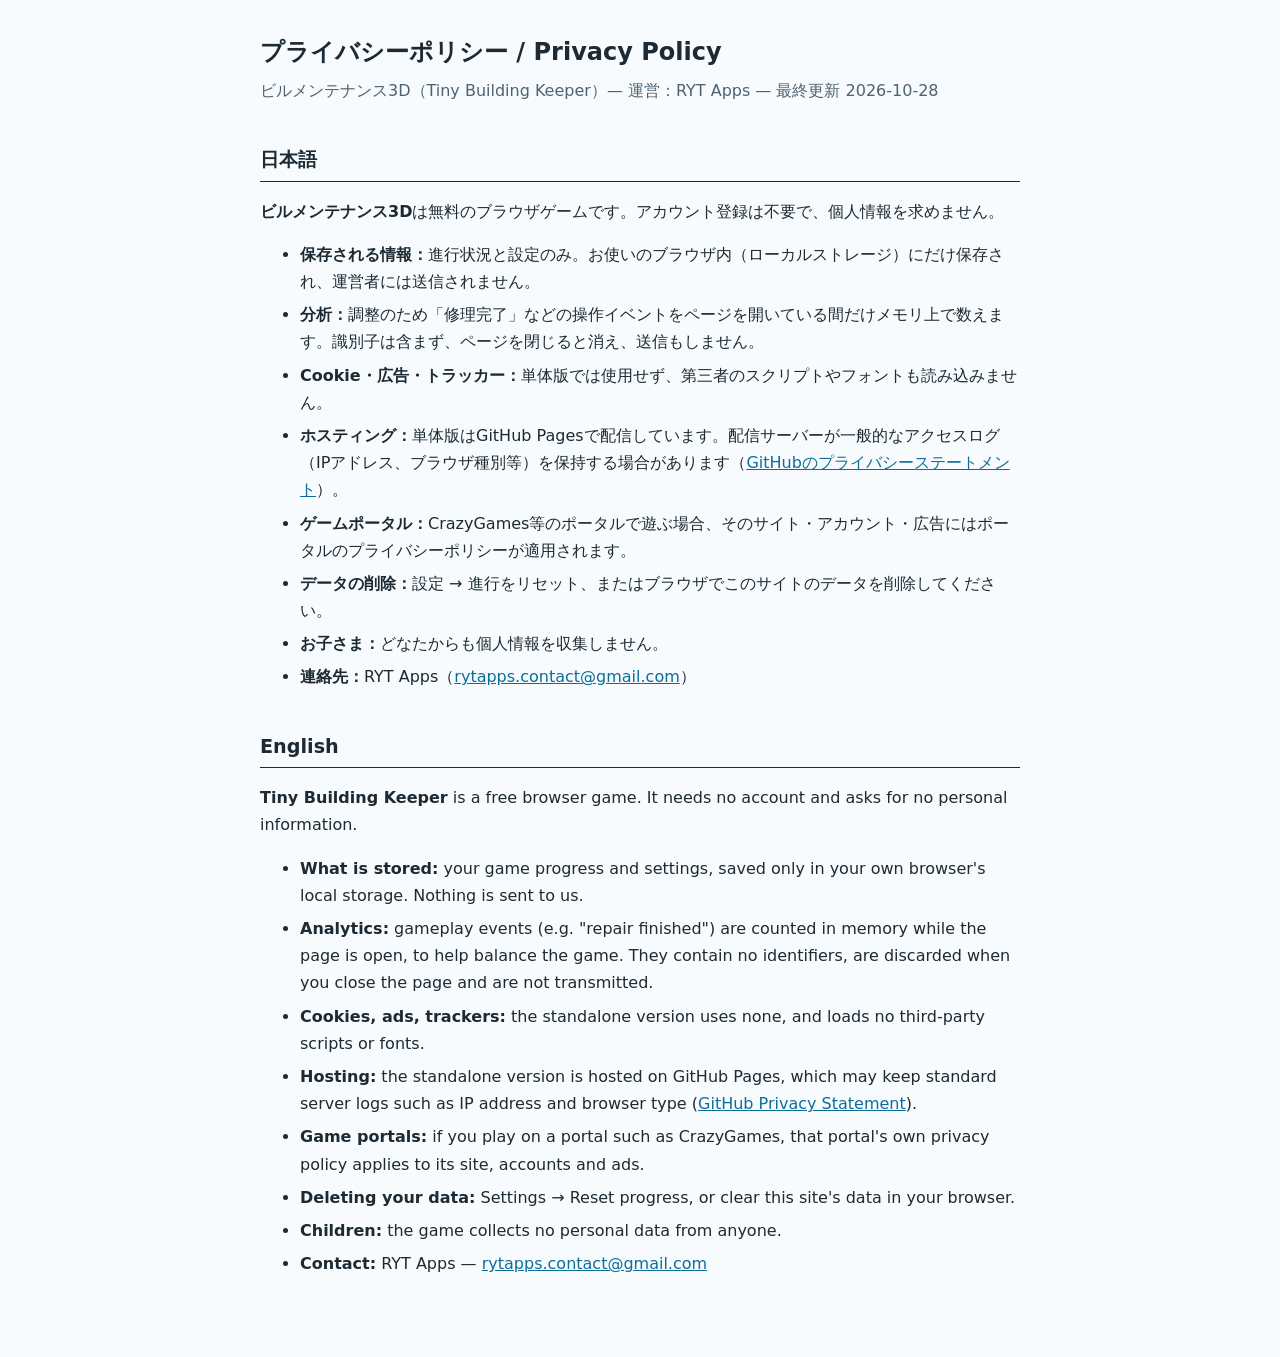
<file: privacy.html>
<!doctype html>
<html lang="ja">
  <head>
    <meta charset="UTF-8" />
    <meta name="viewport" content="width=device-width, initial-scale=1" />
    <title>Privacy Policy — ビルメンテナンス3D / Tiny Building Keeper</title>
    <link rel="icon" href="./favicon.svg" type="image/svg+xml" />
    <style>
      :root { color-scheme: light dark; --bg: #f7fbfd; --fg: #1d2a33; --muted: #4f6270; --link: #0b6e99; }
      @media (prefers-color-scheme: dark) { :root { --bg: #141b20; --fg: #e4edf2; --muted: #a8b8c2; --link: #6cc4ec; } }
      body { margin: 0; background: var(--bg); color: var(--fg); font: 16px/1.7 system-ui, -apple-system, "Segoe UI", "Hiragino Sans", "Yu Gothic UI", sans-serif; }
      main { max-width: 760px; margin: 0 auto; padding: 32px 16px 64px; }
      h1 { font-size: 1.5rem; margin: 0 0 4px; }
      h2 { font-size: 1.2rem; margin: 40px 0 8px; border-bottom: 1px solid currentColor; padding-bottom: 4px; }
      p.meta { color: var(--muted); margin: 0; }
      li { margin: 6px 0; }
      a { color: var(--link); }
    </style>
  </head>
  <body>
    <main>
      <h1>プライバシーポリシー / Privacy Policy</h1>
      <p class="meta">ビルメンテナンス3D（Tiny Building Keeper）— 運営：RYT Apps — 最終更新 2026-10-28</p>

      <h2 lang="ja">日本語</h2>
      <div lang="ja">
        <p><strong>ビルメンテナンス3D</strong>は無料のブラウザゲームです。アカウント登録は不要で、個人情報を求めません。</p>
        <ul>
          <li><strong>保存される情報：</strong>進行状況と設定のみ。お使いのブラウザ内（ローカルストレージ）にだけ保存され、運営者には送信されません。</li>
          <li><strong>分析：</strong>調整のため「修理完了」などの操作イベントをページを開いている間だけメモリ上で数えます。識別子は含まず、ページを閉じると消え、送信もしません。</li>
          <li><strong>Cookie・広告・トラッカー：</strong>単体版では使用せず、第三者のスクリプトやフォントも読み込みません。</li>
          <li><strong>ホスティング：</strong>単体版はGitHub Pagesで配信しています。配信サーバーが一般的なアクセスログ（IPアドレス、ブラウザ種別等）を保持する場合があります（<a href="https://docs.github.com/site-policy/privacy-policies/github-general-privacy-statement" rel="noopener">GitHubのプライバシーステートメント</a>）。</li>
          <li><strong>ゲームポータル：</strong>CrazyGames等のポータルで遊ぶ場合、そのサイト・アカウント・広告にはポータルのプライバシーポリシーが適用されます。</li>
          <li><strong>データの削除：</strong>設定 → 進行をリセット、またはブラウザでこのサイトのデータを削除してください。</li>
          <li><strong>お子さま：</strong>どなたからも個人情報を収集しません。</li>
          <li><strong>連絡先：</strong>RYT Apps（<a href="mailto:rytapps.contact@gmail.com">rytapps.contact@gmail.com</a>）</li>
        </ul>
      </div>

      <h2 lang="en">English</h2>
      <div lang="en">
        <p><strong>Tiny Building Keeper</strong> is a free browser game. It needs no account and asks for no personal information.</p>
        <ul>
          <li><strong>What is stored:</strong> your game progress and settings, saved only in your own browser's local storage. Nothing is sent to us.</li>
          <li><strong>Analytics:</strong> gameplay events (e.g. "repair finished") are counted in memory while the page is open, to help balance the game. They contain no identifiers, are discarded when you close the page and are not transmitted.</li>
          <li><strong>Cookies, ads, trackers:</strong> the standalone version uses none, and loads no third-party scripts or fonts.</li>
          <li><strong>Hosting:</strong> the standalone version is hosted on GitHub Pages, which may keep standard server logs such as IP address and browser type (<a href="https://docs.github.com/site-policy/privacy-policies/github-general-privacy-statement" rel="noopener">GitHub Privacy Statement</a>).</li>
          <li><strong>Game portals:</strong> if you play on a portal such as CrazyGames, that portal's own privacy policy applies to its site, accounts and ads.</li>
          <li><strong>Deleting your data:</strong> Settings → Reset progress, or clear this site's data in your browser.</li>
          <li><strong>Children:</strong> the game collects no personal data from anyone.</li>
          <li><strong>Contact:</strong> RYT Apps — <a href="mailto:rytapps.contact@gmail.com">rytapps.contact@gmail.com</a></li>
        </ul>
      </div>
    </main>
  </body>
</html>
</file>
